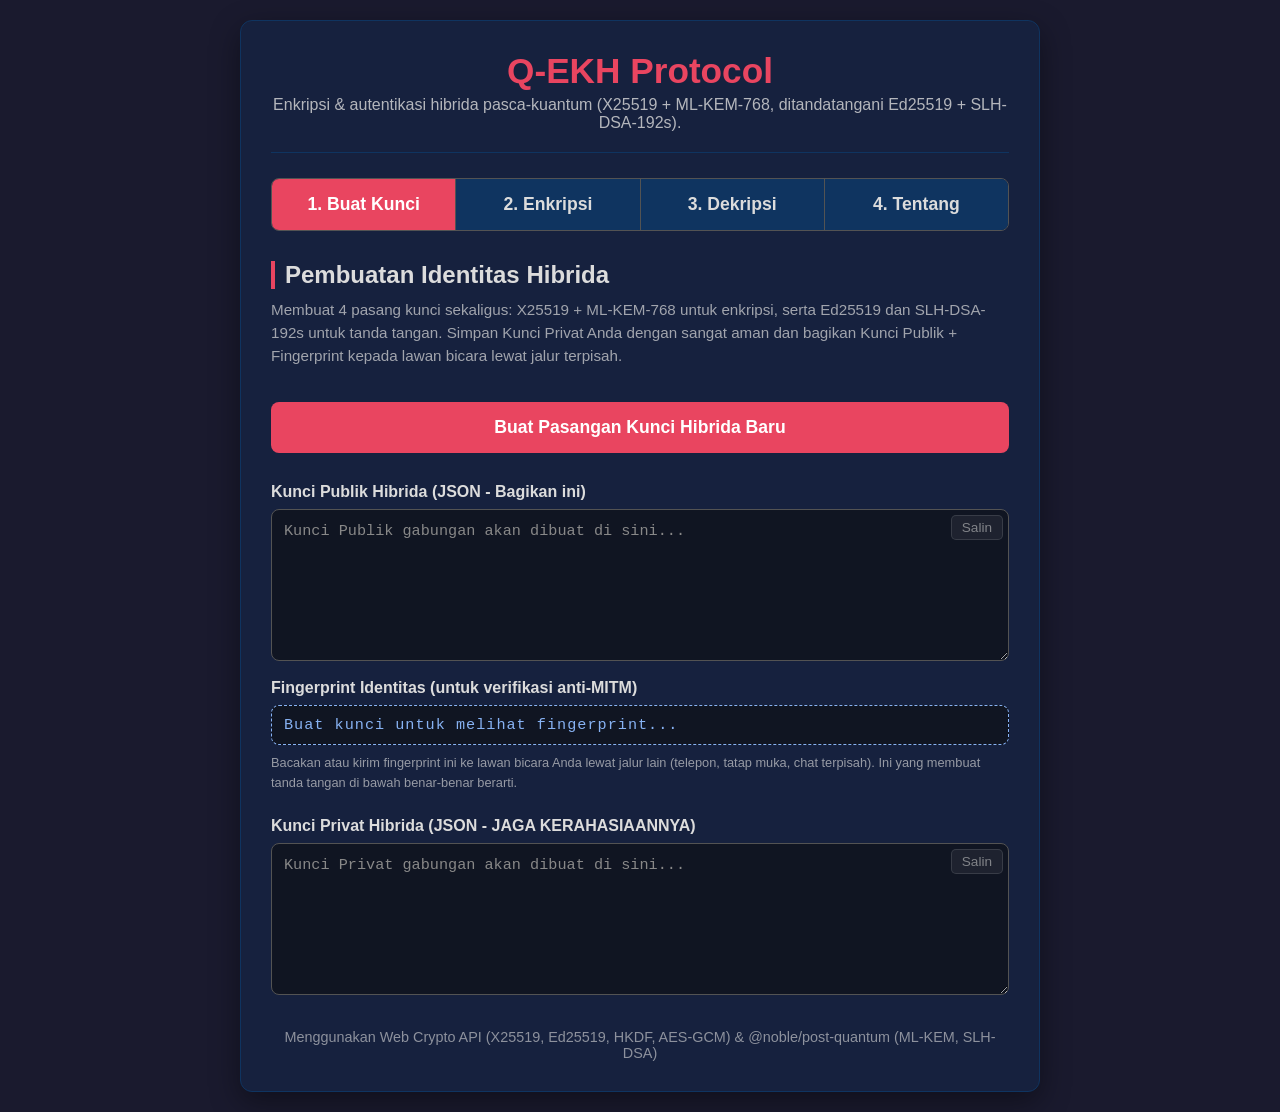
<file: index.html>
<!DOCTYPE html>
<html lang="id">
<head>
    <meta charset="UTF-8">
    <meta name="viewport" content="width=device-width, initial-scale=1.0">
    <title>Q-EKH Protocol</title>
    <link rel="stylesheet" href="./style.css?v=3">
    <style>
        /* Gaya tambahan untuk halaman 'Tentang' */
        .content-section .about-intro { font-size: 1.1em; font-style: italic; color: var(--accent-color); text-align: center; margin-bottom: 25px; }
        .content-section h3 { font-size: 1.3rem; color: var(--text-color); margin-top: 30px; margin-bottom: 15px; border-left: 3px solid var(--accent-color); padding-left: 10px; }
        .content-section ul, .content-section ol { padding-left: 20px; margin-bottom: 20px; }
        .content-section li { margin-bottom: 12px; line-height: 1.6; }
        .content-section blockquote { border-left: 4px solid var(--secondary-color); padding-left: 15px; margin: 20px 0; font-style: italic; color: #b0b0b0; }
        .content-section .warning { color: #ffc107; font-weight: bold; }
        .content-section .important-notice { background-color: rgba(255, 193, 7, 0.08); border: 1px solid rgba(255, 193, 7, 0.35); border-radius: 8px; padding: 15px 20px; margin: 25px 0; }
        .content-section .important-notice h3 { margin-top: 0; border-left: none; padding-left: 0; color: #ffc107; }
        .content-section .honesty-note { font-size: 0.85rem; opacity: 0.65; border-top: 1px dashed var(--border-color); padding-top: 15px; margin-top: 30px; }
    </style>
</head>
<body>

    <div class="container">
        <header>
            <h1>Q-EKH Protocol</h1>
            <p>Enkripsi &amp; autentikasi hibrida pasca-kuantum (X25519 + ML-KEM-768, ditandatangani Ed25519 + SLH-DSA-192s).</p>
        </header>

        <div class="tabs">
            <button class="tab-button active" data-tab="generate">1. Buat Kunci</button>
            <button class="tab-button" data-tab="encrypt">2. Enkripsi</button>
            <button class="tab-button" data-tab="decrypt">3. Dekripsi</button>
            <button class="tab-button" data-tab="about">4. Tentang</button>
        </div>

        <main>
            <div id="generate-view" class="content-section active">
                <h2>Pembuatan Identitas Hibrida</h2>
                <p class="description">Membuat 4 pasang kunci sekaligus: X25519 + ML-KEM-768 untuk enkripsi, serta Ed25519 dan SLH-DSA-192s untuk tanda tangan. Simpan Kunci Privat Anda dengan sangat aman dan bagikan Kunci Publik + Fingerprint kepada lawan bicara lewat jalur terpisah.</p>
                <button id="generateBtn" class="action-button">Buat Pasangan Kunci Hibrida Baru</button>
                
                <div class="input-group" style="margin-top: 30px;">
                    <label for="genPublicKey">Kunci Publik Hibrida (JSON - Bagikan ini)</label>
                    <div class="output-group">
                        <textarea id="genPublicKey" rows="7" readonly placeholder="Kunci Publik gabungan akan dibuat di sini..."></textarea>
                        <button id="copyGenPublicBtn" class="copy-button">Salin</button>
                    </div>
                    <div class="fingerprint-group">
                        <label>Fingerprint Identitas (untuk verifikasi anti-MITM)</label>
                        <div id="genFingerprint" class="fingerprint-box">Buat kunci untuk melihat fingerprint...</div>
                        <p class="fingerprint-hint">Bacakan atau kirim fingerprint ini ke lawan bicara Anda lewat jalur lain (telepon, tatap muka, chat terpisah). Ini yang membuat tanda tangan di bawah benar-benar berarti.</p>
                    </div>
                </div>
                
                 <div class="input-group">
                    <label for="genPrivateKey">Kunci Privat Hibrida (JSON - JAGA KERAHASIAANNYA)</label>
                    <div class="output-group">
                        <textarea id="genPrivateKey" rows="7" readonly placeholder="Kunci Privat gabungan akan dibuat di sini..."></textarea>
                        <button id="copyGenPrivateBtn" class="copy-button">Salin</button>
                    </div>
                </div>
            </div>

            <div id="encrypt-view" class="content-section">
                <h2>Enkripsi &amp; Tanda Tangan Pesan</h2>
                <p class="description">Tempel Kunci Publik penerima dan Kunci Privat Anda sendiri (dipakai untuk menandatangani, bukan untuk enkripsi).</p>
                <div class="input-group">
                    <label for="publicKey">Kunci Publik Hibrida Penerima (JSON)</label>
                    <textarea id="publicKey" rows="6" placeholder="Tempel Kunci Publik Hibrida penerima di sini..."></textarea>
                    <div class="fingerprint-group">
                        <label>Fingerprint Kunci yang Ditempel</label>
                        <div id="recipientFingerprint" class="fingerprint-box">—</div>
                        <p class="fingerprint-hint">Cocokkan dengan fingerprint yang dibacakan langsung oleh penerima sebelum mengirim pesan rahasia.</p>
                    </div>
                </div>
                <div class="input-group">
                    <label for="senderPrivateKey">Kunci Privat Anda (untuk menandatangani pesan ini)</label>
                    <textarea id="senderPrivateKey" rows="6" placeholder="Tempel Kunci Privat Hibrida Anda sendiri di sini..."></textarea>
                </div>
                <div class="input-group">
                    <label for="plainText">Teks Biasa (Plaintext)</label>
                    <textarea id="plainText" rows="4" placeholder="Tulis pesan rahasia Anda di sini..."></textarea>
                </div>
                <button id="encryptBtn" class="action-button">Enkripsi &amp; Tandatangani Pesan</button>
                
                <div class="input-group" style="margin-top: 30px;">
                    <label for="encryptedText">Ciphertext Hibrida (Base64)</label>
                    <div class="output-group">
                        <textarea id="encryptedText" rows="7" readonly placeholder="Hasil enkripsi + tanda tangan akan muncul di sini..."></textarea>
                        <button id="copyEncryptedBtn" class="copy-button">Salin</button>
                    </div>
                </div>
            </div>

            <div id="decrypt-view" class="content-section">
                <h2>Dekripsi &amp; Verifikasi Pesan</h2>
                <p class="description">Gunakan Kunci Privat Anda untuk membuka pesan. Isi juga Kunci Publik Pengirim (opsional, tapi sangat disarankan) untuk memverifikasi tanda tangannya.</p>
                <div class="input-group">
                    <label for="privateKey">Kunci Privat Hibrida Anda (JSON)</label>
                    <textarea id="privateKey" rows="6" placeholder="Tempel Kunci Privat Hibrida berformat JSON Anda di sini..."></textarea>
                </div>
                <div class="input-group">
                    <label for="cipherText">Ciphertext Hibrida (Base64)</label>
                    <textarea id="cipherText" rows="7" placeholder="Tempel ciphertext dari pengirim..."></textarea>
                </div>
                <div class="input-group">
                    <label for="senderVerifyKey">Kunci Publik Pengirim (opsional, untuk verifikasi tanda tangan)</label>
                    <textarea id="senderVerifyKey" rows="6" placeholder="Tempel Kunci Publik Hibrida milik pengirim yang SUDAH Anda verifikasi fingerprint-nya..."></textarea>
                    <div class="fingerprint-group">
                        <label>Fingerprint Kunci yang Ditempel</label>
                        <div id="senderVerifyFingerprint" class="fingerprint-box">—</div>
                        <p class="fingerprint-hint">Harus cocok dengan fingerprint yang sudah Anda verifikasi langsung dengan pengirim sebelumnya.</p>
                    </div>
                </div>
                <button id="decryptBtn" class="action-button">Dekripsi Pesan</button>
                
                <div class="input-group" style="margin-top: 30px;">
                    <label for="decryptedText">Teks Asli (Decrypted)</label>
                    <div class="output-group">
                        <textarea id="decryptedText" rows="4" readonly placeholder="Hasil dekripsi akan muncul di sini..."></textarea>
                        <button id="copyDecryptedBtn" class="copy-button">Salin</button>
                    </div>
                    <div id="verificationStatus" class="verification-status"></div>
                </div>
            </div>

            <div id="about-view" class="content-section">
                <h2>Tentang Protokol Q-EKH</h2>
                <p class="about-intro">"Saya Adalah Mr. J0121312, website ini kredit dari saya."</p>

                <p><strong>Q-EKH</strong> adalah protokol enkripsi hibrida pasca-kuantum yang TERAUTENTIKASI. Ada dua lapisan yang bekerja terpisah: lapisan <strong>kerahasiaan</strong> (X25519 + ML-KEM-768) dan lapisan <strong>keaslian pengirim</strong> (Ed25519 + SLH-DSA-192s, tanda tangan ganda).</p>
                
                <h3>Mengapa Ini Pilihan yang Bagus?</h3>
                <ul>
                    <li><strong>Kerahasiaan Berlapis:</strong> X25519 (ECC klasik) dan ML-KEM-768 (pasca-kuantum) digabung lewat HKDF dengan urutan rahasia-PQ-lebih-dulu — mengikuti prinsip yang sama dipakai konstruksi hybrid standar seperti TLS 1.3 dan X-Wing — aman selama salah satu dari keduanya belum bisa dipecahkan.</li>
                    <li><strong>Keaslian Berlapis:</strong> Setiap pesan ditandatangani DUA kali — Ed25519 (klasik, cepat, teruji puluhan tahun) dan SLH-DSA-192s (berbasis fungsi hash, bukan matematika kisi seperti ML-KEM). Keduanya harus valid. Fondasinya sengaja beda dari lapisan enkripsi, supaya kalau suatu saat ada celah di kriptografi lattice, tanda tangan Anda tidak ikut runtuh.</li>
                    <li><strong>Kesiapan Masa Depan:</strong> ML-KEM-768 dan SLH-DSA-192s dirancang tahan komputer kuantum, berdasarkan pengetahuan kriptografi saat ini.</li>
                </ul>
                <blockquote>Analoginya seperti mengunci brankas dengan dua gembok berbeda jenis, lalu menyegelnya dengan dua meterai berbeda jenis juga. Penyerang harus membobol satu gembok DAN memalsukan satu meterai — dan dua meterai itu sengaja dibuat dari bahan yang beda total.</blockquote>

                <div class="important-notice">
                    <h3>⚠️ Tanda Tangan Hanya Berarti Kalau Kunci Publiknya Sudah Anda Verifikasi</h3>
                    <p>Tanda tangan digital membuktikan "pesan ini cocok dengan kunci privat pemegang kunci publik X" — tapi TIDAK membuktikan kunci publik X itu benar milik orang yang Anda maksud, kecuali Anda sendiri yang sudah memverifikasinya. Alur yang benar selalu: <strong>verifikasi Fingerprint lewat jalur terpisah dulu</strong>, baru simpan Kunci Publik itu sebagai yang dipercaya, baru pakai untuk verifikasi tanda tangan pesan-pesan berikutnya.</p>
                </div>

                <h3>Konsep Kunci Hibrida</h3>
                <ul>
                    <li><strong>Kunci Publik (Public Key):</strong> Gembok digital sekaligus meterai verifikasi — boleh dibagikan bebas.</li>
                    <li><strong>Kunci Privat (Private Key):</strong> Dipakai untuk membuka gembok (dekripsi) DAN membubuhkan meterai (tanda tangan). <span class="warning">TIDAK BOLEH DIBAGIKAN.</span></li>
                </ul>
                <p>Singkatnya: <strong>Bagikan gemboknya (Publik), simpan kuncinya (Privat).</strong></p>

                <h3>Instruksi Penggunaan</h3>
                <ol>
                    <li><strong>Membuat Kunci:</strong> Di tab 1, klik "Buat Pasangan Kunci". Bagikan Kunci Publik dan Fingerprint lewat jalur terpisah, simpan Kunci Privat baik-baik.</li>
                    <li><strong>Mengenkripsi:</strong> Di tab 2, tempel Kunci Publik penerima (cocokkan fingerprint-nya) DAN Kunci Privat Anda sendiri, tulis pesan, klik "Enkripsi & Tandatangani".</li>
                    <li><strong>Mendekripsi:</strong> Di tab 3, tempel Kunci Privat Anda dan ciphertext-nya. Untuk verifikasi, tempel juga Kunci Publik pengirim yang fingerprint-nya sudah Anda cocokkan sebelumnya.</li>
                </ol>

                <p class="honesty-note">Catatan jujur: primitif pasca-kuantum di sini (ML-KEM, SLH-DSA) berasal dari pustaka <code>@noble/post-quantum</code> yang baru "self-audited" oleh pembuatnya sendiri, belum lewat audit independen pihak ketiga, dan implementasi JS-nya tidak mengklaim tahan side-channel. Cukup baik untuk proyek pribadi/edukasi seperti ini.</p>
            </div>
        </main>
        
        <footer>
            <p>Menggunakan Web Crypto API (X25519, Ed25519, HKDF, AES-GCM) &amp; @noble/post-quantum (ML-KEM, SLH-DSA)</p>
        </footer>
    </div>

    <script type="module" src="script.js"></script>

</body>
</html>
</file>
<file: style.css>
/* --- General Styling & Dark Theme --- */
:root {
    --bg-color: #1a1a2e;
    --primary-color: #16213e;
    --secondary-color: #0f3460;
    --accent-color: #e94560;
    --accent-hover-color: #ff5777;
    --success-color: #28a745;
    --text-color: #dcdcdc;
    --border-color: #535353;
    --focus-border-color: #87b2f3; 
    --focus-shadow-color: rgba(135, 178, 243, 0.6);
    --font-family: 'Segoe UI', Tahoma, Geneva, Verdana, sans-serif;
    --font-mono: 'Courier New', Courier, monospace;
}
* { margin: 0; padding: 0; box-sizing: border-box; }
body { font-family: var(--font-family); background-color: var(--bg-color); color: var(--text-color); display: flex; justify-content: center; align-items: flex-start; min-height: 100vh; padding: 20px; }
.container { width: 100%; max-width: 800px; background-color: var(--primary-color); padding: 30px; border-radius: 12px; box-shadow: 0 10px 30px rgba(0, 0, 0, 0.4); border: 1px solid var(--secondary-color); }
header { text-align: center; margin-bottom: 25px; border-bottom: 1px solid var(--secondary-color); padding-bottom: 20px; }
header h1 { color: var(--accent-color); font-size: 2.2rem; margin-bottom: 5px; }
header p { font-size: 1rem; color: var(--text-color); opacity: 0.8; }
.content-section h2 { font-size: 1.5rem; color: var(--text-color); margin-bottom: 10px; border-left: 4px solid var(--accent-color); padding-left: 10px; }
.content-section .description { font-size: 0.95rem; opacity: 0.7; margin-bottom: 25px; line-height: 1.5; }
.tabs { display: flex; margin-bottom: 30px; border: 1px solid var(--border-color); border-radius: 8px; overflow: hidden; }
.tab-button { flex: 1; padding: 15px; background-color: var(--secondary-color); color: var(--text-color); border: none; cursor: pointer; font-size: 1.1rem; font-weight: 600; transition: background-color 0.3s; text-align: center; }
.tab-button:not(:last-child) { border-right: 1px solid var(--border-color); }
.tab-button.active { background-color: var(--accent-color); color: #fff; }
.tab-button:hover:not(.active) { background-color: #1e4a83; }
.content-section { display: none; }
.content-section.active { display: block; }
.input-group { margin-bottom: 25px; }
textarea { width: 100%; padding: 12px; background-color: var(--secondary-color); border: 1px solid var(--border-color); border-radius: 8px; color: var(--text-color); font-family: var(--font-mono); font-size: 0.95rem; resize: vertical; min-height: 120px; transition: border-color 0.3s, box-shadow 0.3s; }
label { display: block; margin-bottom: 8px; font-weight: 600; font-size: 1rem; }
textarea:focus, select:focus { outline: none; border-color: var(--focus-border-color); box-shadow: 0 0 8px var(--focus-shadow-color); }
textarea::placeholder { color: #888; }
.action-button { width: 100%; padding: 15px; font-size: 1.1rem; font-weight: bold; color: #fff; background-color: var(--accent-color); border: none; border-radius: 8px; cursor: pointer; transition: background-color 0.3s, transform 0.2s; margin-top: 10px; }
.action-button:hover { background-color: var(--accent-hover-color); transform: translateY(-2px); }
.action-button:disabled { background-color: #555; cursor: not-allowed; transform: none; }
.output-group { position: relative; }
.output-group textarea { background-color: #101522; padding-right: 75px; }
.copy-button { position: absolute; top: 6px; right: 6px; background-color: rgba(255, 255, 255, 0.1); color: #ccc; border: 1px solid rgba(255, 255, 255, 0.2); border-radius: 5px; padding: 4px 10px; cursor: pointer; font-size: 0.85rem; font-family: var(--font-family); opacity: 0.6; transition: all 0.2s ease-in-out; }
.copy-button:hover { opacity: 1; background-color: var(--accent-color); color: #fff; border-color: var(--accent-color); transform: scale(1.05); }
.copy-button.copied { opacity: 1; background-color: var(--success-color); color: #fff; border-color: var(--success-color); }
.fingerprint-group { margin-top: 14px; }
.fingerprint-box { font-family: var(--font-mono); font-size: 0.95rem; letter-spacing: 1px; word-break: break-all; background-color: #101522; border: 1px dashed var(--focus-border-color); border-radius: 8px; padding: 10px 12px; color: var(--focus-border-color); }
.fingerprint-hint { font-size: 0.8rem; opacity: 0.65; line-height: 1.5; margin-top: 8px; }
.verification-status { margin-top: 15px; padding: 12px 15px; border-radius: 8px; font-size: 0.9rem; line-height: 1.5; display: none; }
.verification-status:not(:empty) { display: block; }
.verification-status.verified { background-color: rgba(40, 167, 69, 0.12); border: 1px solid rgba(40, 167, 69, 0.4); color: #6fdb8a; }
.verification-status.failed { background-color: rgba(233, 69, 96, 0.12); border: 1px solid rgba(233, 69, 96, 0.4); color: #ff8a9a; }
.verification-status.unverified { background-color: rgba(255, 193, 7, 0.1); border: 1px solid rgba(255, 193, 7, 0.4); color: #ffc107; }
footer { text-align: center; margin-top: 30px; font-size: 0.9em; opacity: 0.6; }
@media (max-width: 600px) {
    body { padding: 10px; }
    .container { padding: 20px; }
    header h1 { font-size: 1.8rem; }
    .tab-button { font-size: 0.9rem; padding: 12px 5px; }
}
</file>
